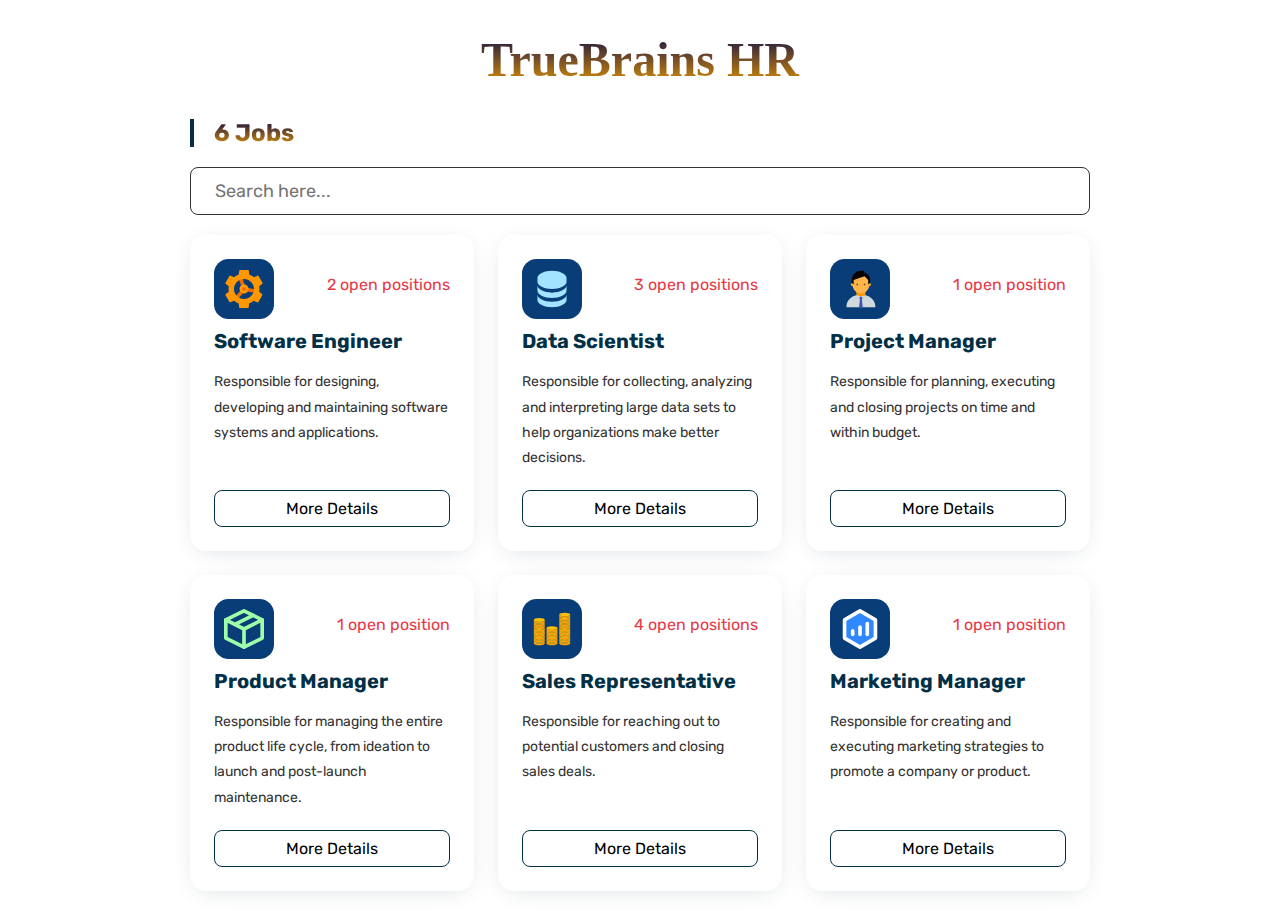
<file: docs/pages/Find Jobs/findjobs.html>
<!DOCTYPE html>
<html lang="en">
  <head>
    <meta charset="UTF-8" />
    <meta http-equiv="X-UA-Compatible" content="IE=edge" />
    <meta name="viewport" content="width=device-width, initial-scale=1.0" />
    <title>Find Jobs | TrueBrain</title>
    <link rel="preconnect" href="https://fonts.googleapis.com" />
    <link rel="preconnect" href="https://fonts.gstatic.com" crossorigin />
    <link
      href="https://fonts.googleapis.com/css2?family=Rubik:wght@400;700&display=swap"
      rel="stylesheet"
    />
    <link rel="stylesheet" href="findjobs.css" />
  </head>
  <body>
    <center class="heading">
        <h1>TrueBrains HR</h1>
    </center>
    <div class="jobs-list-container">
      <h2>5 Jobs</h2>

      <input class="job-search" type="text" placeholder="Search here..." />

      <div class="jobs"></div>
    </div>

    <script src="findjobs.js"></script>
  </body>
</html>
</file>
<file: docs/pages/Find Jobs/findjobs.css>
.heading{
    background-image: linear-gradient(rgb(9, 9, 73), rgb(227, 149, 4));
    color: transparent;
    background-clip: text;
    margin-top: 20px;
    font-size: x-large;
    margin-bottom: 0;
}
.jobs-list-container {
    max-width: 900px;
    margin: 20px auto;
    font-family: "Rubik", sans-serif;
  }

  
  .jobs-list-container h2 {
    font-size: 30px;
    border-left: 4px solid #023047;
    padding-left: 20px;
    background-image: linear-gradient(rgb(9, 9, 73), rgb(227, 149, 4));
    color: transparent;
    background-clip: text;
    margin-top: 20px;
    font-size: x-large;
    margin-bottom: 20px;
  }
  
  .jobs-list-container .jobs {
    display: grid;
    grid-template-columns: 1fr 1fr 1fr;
    gap: 24px;
  }
  
  .jobs-list-container .jobs img {
    width: 60px;
  }
  
  .jobs-list-container .job {
    box-shadow: 0 4px 24px -8px rgba(2, 48, 71, 0.2);
    padding: 24px;
    border-radius: 16px;
    position: relative;
    display: flex;
    flex-direction: column;
    transition: all 400ms ease;
  }
  
  .jobs-list-container .job:hover {
    transform: scale(1.03);
  }
  
  .jobs-list-container .open-positions {
    position: absolute;
    top: 40px;
    right: 24px;
    color: #e63946;
  }
  
  .jobs-list-container .job-title {
    font-size: 20px;
    padding: 10px 0;
    margin: 0;
    color: #023047;
  }
  
  .jobs-list-container .details {
    margin-top: 6px;
    font-size: 14px;
    color: #333;
    line-height: 1.8;
    flex: 1;
  }
  
  .jobs-list-container .details-btn {
    text-decoration: none;
    border: 1px solid #023047;
    color: #000;
    padding: 8px 16px;
    border-radius: 8px;
    text-align: center;
    margin-top: 20px;
    transition: all 400ms ease;
  }
  
  .jobs-list-container .details-btn:hover {
    background: #023047;
    color: rgb(227, 149, 4);
  }
  
  .jobs-list-container .job-search {
    width: 100%;
    padding: 12px 24px;
    font-size: 18px;
    font-family: "Rubik", sans-serif;
    box-sizing: border-box;
    border: 1px solid #333;
    border-radius: 8px;
    margin-bottom: 20px;
  }
  
  @media (max-width: 940px) {
    .jobs-list-container .jobs {
      grid-template-columns: 1fr 1fr;
    }
  }
  
  @media (max-width: 640px) {
    .jobs-list-container .jobs {
      grid-template-columns: 1fr;
      max-width: 400px;
      margin: 0 auto;
    }
  }
</file>
